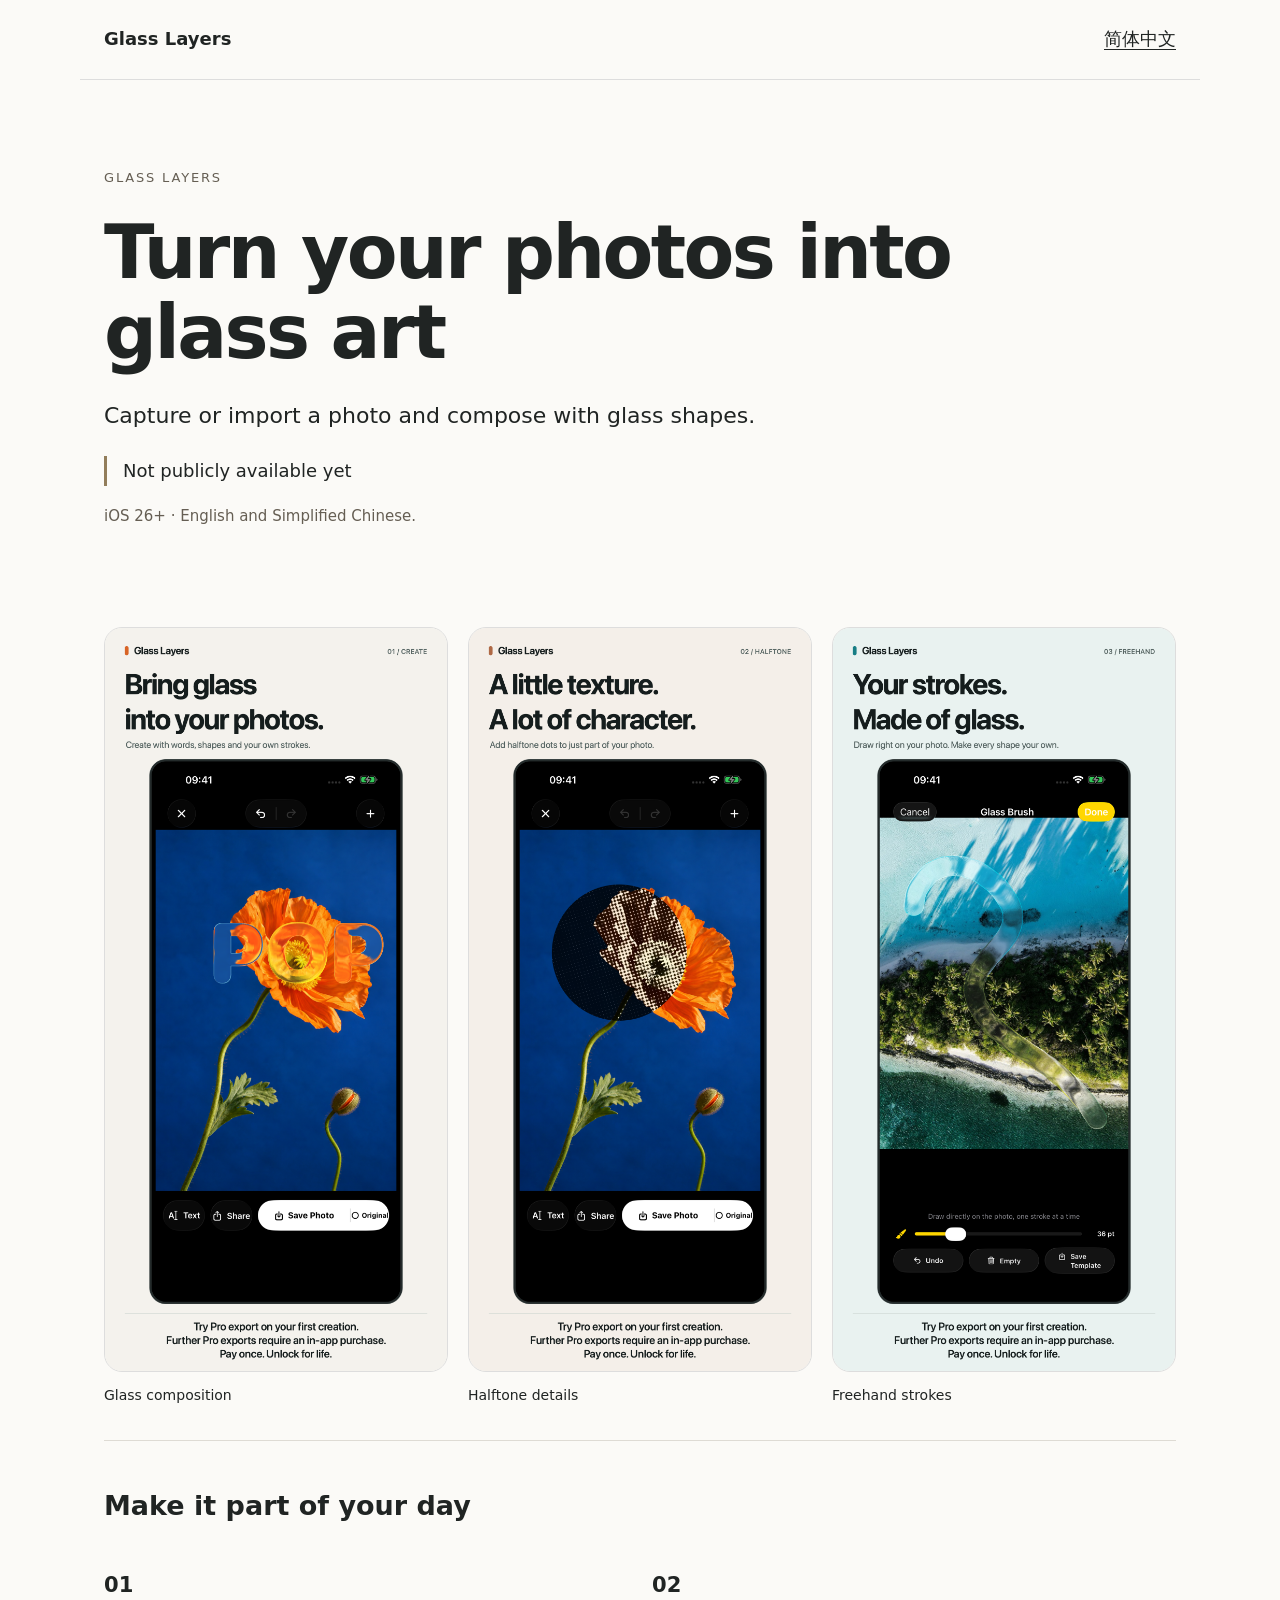
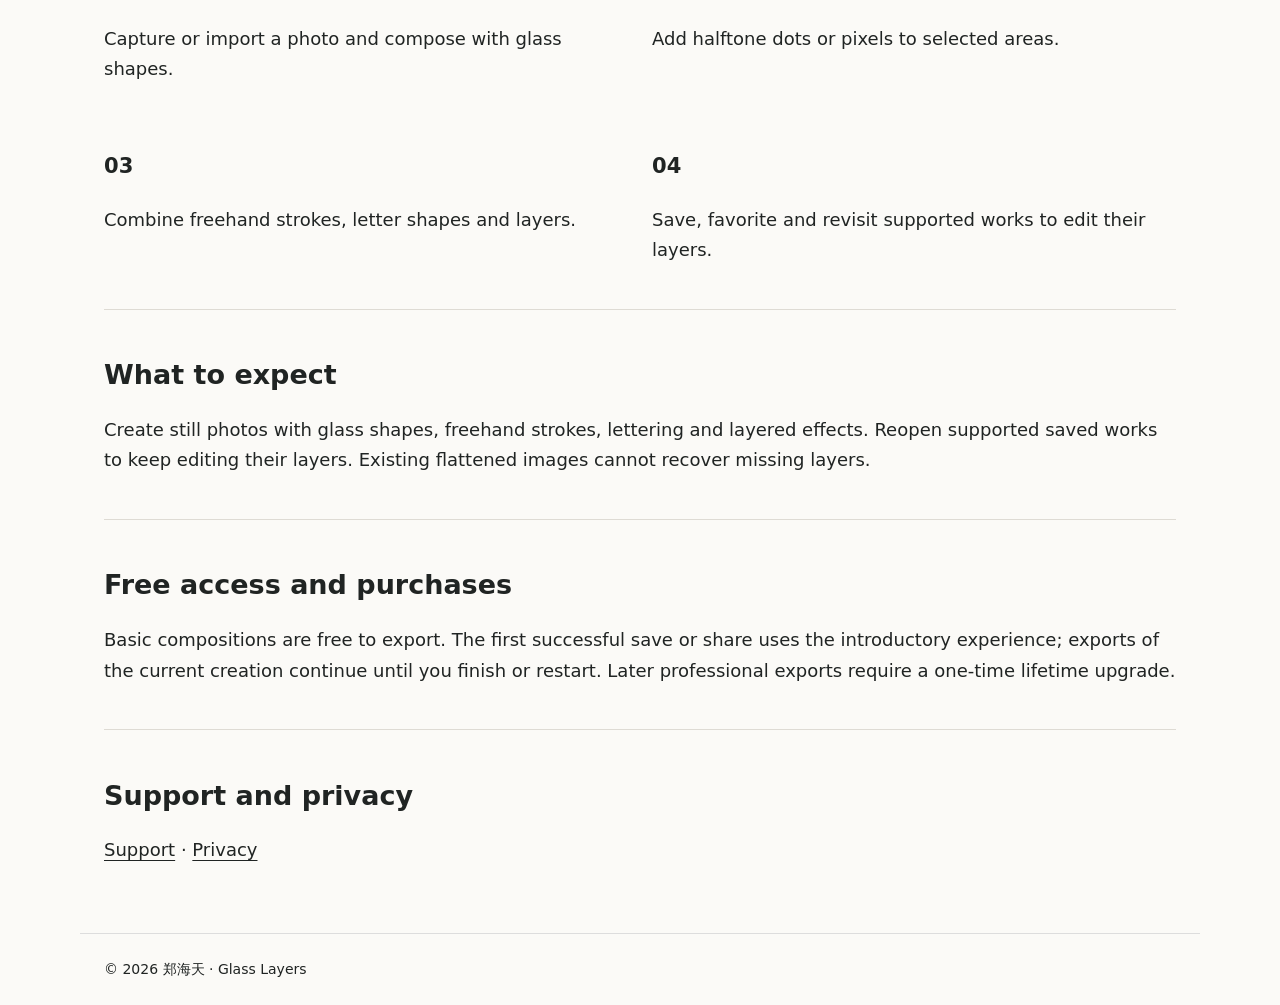
<file: en/apps/glassmoment/index.html>
<!doctype html><html lang="en-US"><head><meta charset="utf-8"><meta name="viewport" content="width=device-width,initial-scale=1"><title>Glass Layers — Glass, halftone &amp; pixels</title><meta name="description" content="Turn your photos into glass art. Capture or import a photo and compose with glass shapes."><link rel="canonical" href="https://newhashub.github.io/glassmoment-privacy/en/apps/glassmoment/"><link rel="alternate" hreflang="zh-CN" href="https://newhashub.github.io/glassmoment-privacy/zh-cn/apps/glassmoment/"><link rel="alternate" hreflang="en-US" href="https://newhashub.github.io/glassmoment-privacy/en/apps/glassmoment/"><link rel="alternate" hreflang="x-default" href="https://newhashub.github.io/glassmoment-privacy/en/apps/glassmoment/"><meta name="robots" content="index,follow"><link rel="stylesheet" href="product.css"></head><body><nav><strong>Glass Layers</strong><a lang="zh-cn" href="../../../zh-cn/apps/glassmoment/">简体中文</a></nav><main><div class="hero"><p class="eyebrow">Glass Layers</p><h1>Turn your photos into glass art</h1><p class="lead">Capture or import a photo and compose with glass shapes.</p><p class="status">Not publicly available yet</p><p class="muted">iOS 26+ · English and Simplified Chinese.</p></div><div class="gallery"><figure><img src="images/01-hero.png" width="1320" height="2868" loading="lazy" alt="Glass composition — Glass Layers"><figcaption>Glass composition</figcaption></figure><figure><img src="images/02-halftone.png" width="1320" height="2868" loading="lazy" alt="Halftone details — Glass Layers"><figcaption>Halftone details</figcaption></figure><figure><img src="images/03-freehand.png" width="1320" height="2868" loading="lazy" alt="Freehand strokes — Glass Layers"><figcaption>Freehand strokes</figcaption></figure></div><section><h2>Make it part of your day</h2><div class="features"><div class="feature"><h3>01</h3><p>Capture or import a photo and compose with glass shapes.</p></div><div class="feature"><h3>02</h3><p>Add halftone dots or pixels to selected areas.</p></div><div class="feature"><h3>03</h3><p>Combine freehand strokes, letter shapes and layers.</p></div><div class="feature"><h3>04</h3><p>Save, favorite and revisit supported works to edit their layers.</p></div></div></section><section><h2>What to expect</h2><p>Create still photos with glass shapes, freehand strokes, lettering and layered effects. Reopen supported saved works to keep editing their layers. Existing flattened images cannot recover missing layers.</p></section><section><h2>Free access and purchases</h2><p>Basic compositions are free to export. The first successful save or share uses the introductory experience; exports of the current creation continue until you finish or restart. Later professional exports require a one-time lifetime upgrade.</p></section><section><h2>Support and privacy</h2><p><a href="https://newhashub.github.io/glassmoment-privacy/en/support/">Support</a> · <a href="https://newhashub.github.io/glassmoment-privacy/en/privacy/">Privacy</a></p></section></main><footer>© 2026 郑海天 · Glass Layers</footer></body></html>
</file>
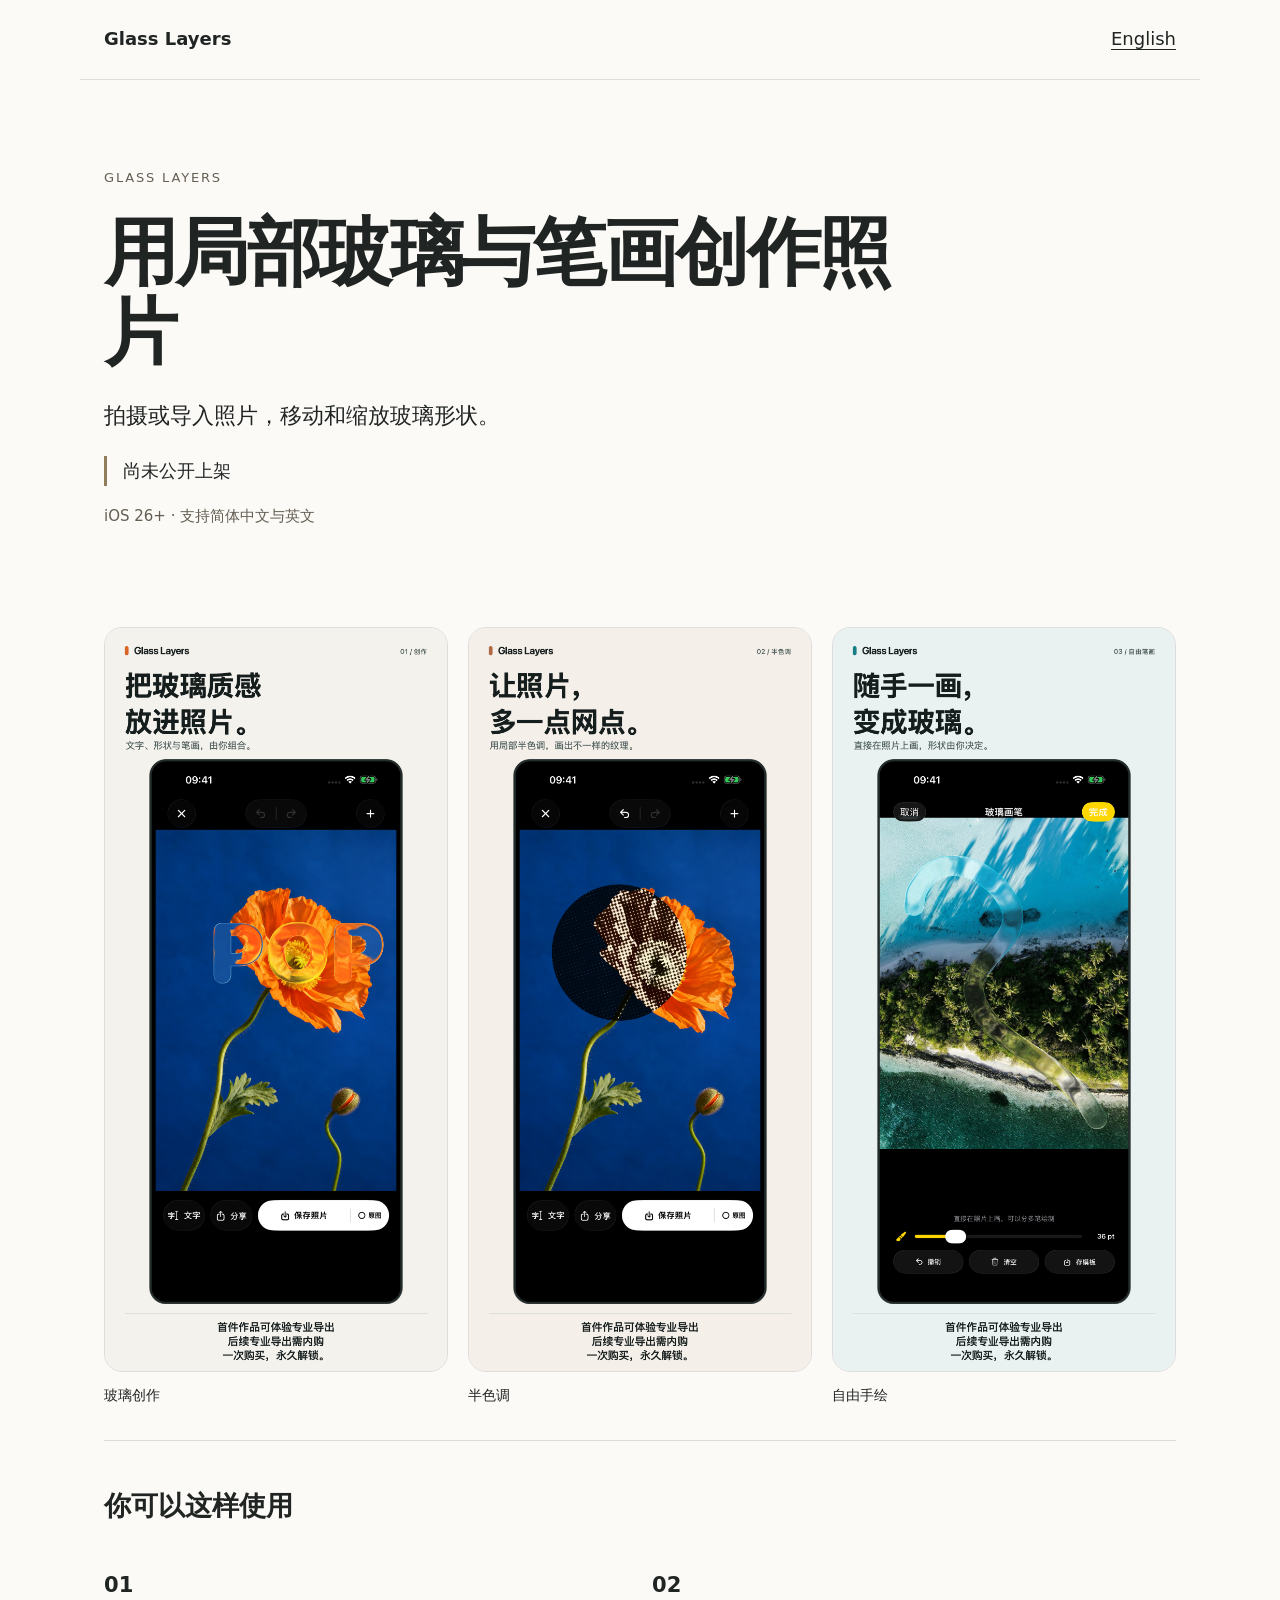
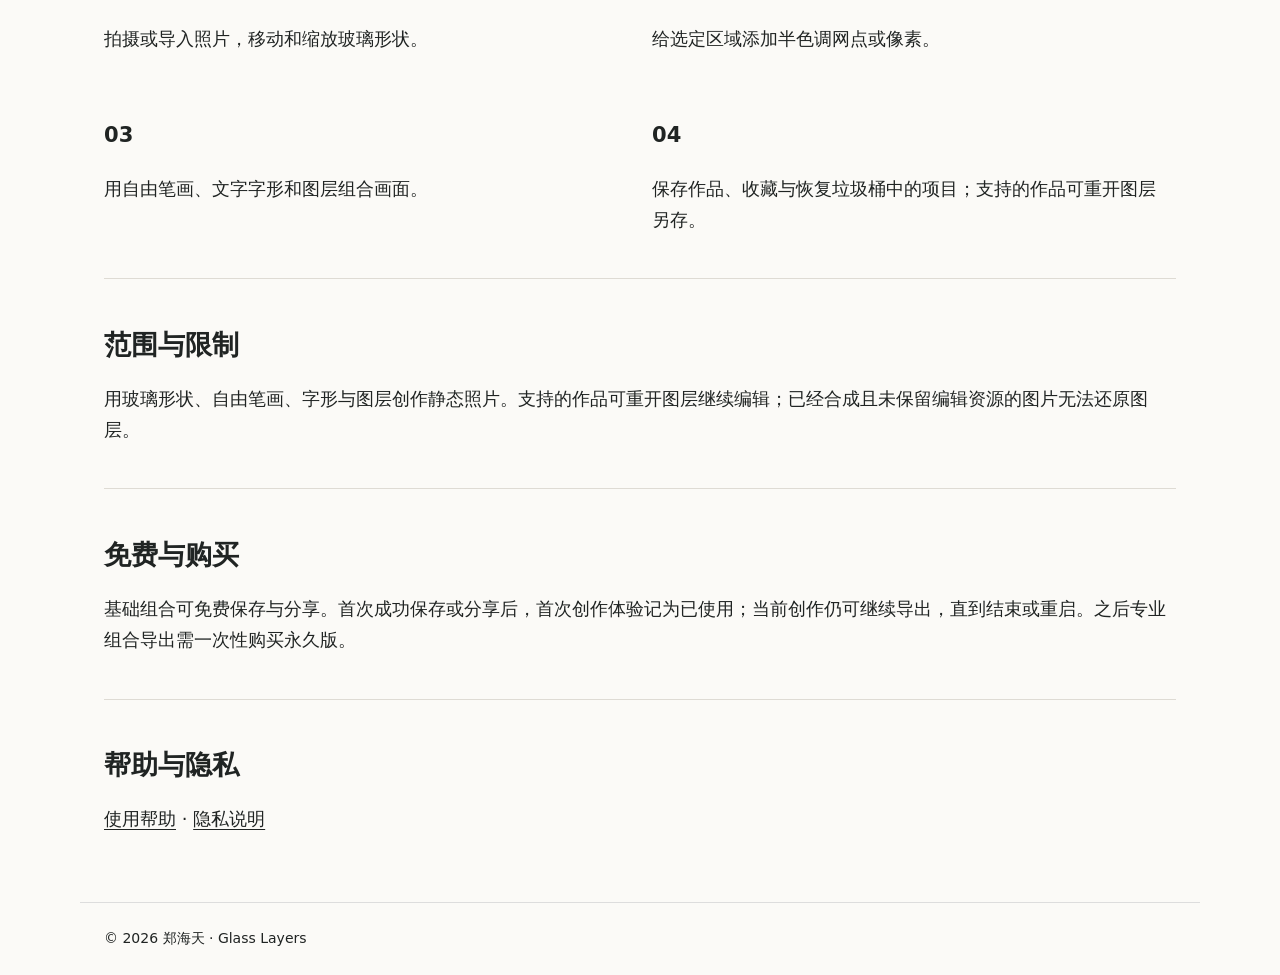
<file: zh-cn/apps/glassmoment/index.html>
<!doctype html><html lang="zh-CN"><head><meta charset="utf-8"><meta name="viewport" content="width=device-width,initial-scale=1"><title>Glass Layers — 玻璃、半色调与像素照片创作</title><meta name="description" content="用局部玻璃与笔画创作照片。拍摄或导入照片，移动和缩放玻璃形状。"><link rel="canonical" href="https://newhashub.github.io/glassmoment-privacy/zh-cn/apps/glassmoment/"><link rel="alternate" hreflang="zh-CN" href="https://newhashub.github.io/glassmoment-privacy/zh-cn/apps/glassmoment/"><link rel="alternate" hreflang="en-US" href="https://newhashub.github.io/glassmoment-privacy/en/apps/glassmoment/"><link rel="alternate" hreflang="x-default" href="https://newhashub.github.io/glassmoment-privacy/en/apps/glassmoment/"><meta name="robots" content="index,follow"><link rel="stylesheet" href="product.css"></head><body><nav><strong>Glass Layers</strong><a lang="en" href="../../../en/apps/glassmoment/">English</a></nav><main><div class="hero"><p class="eyebrow">Glass Layers</p><h1>用局部玻璃与笔画创作照片</h1><p class="lead">拍摄或导入照片，移动和缩放玻璃形状。</p><p class="status">尚未公开上架</p><p class="muted">iOS 26+ · 支持简体中文与英文</p></div><div class="gallery"><figure><img src="images/01-hero.png" width="1320" height="2868" loading="lazy" alt="玻璃创作 — Glass Layers"><figcaption>玻璃创作</figcaption></figure><figure><img src="images/02-halftone.png" width="1320" height="2868" loading="lazy" alt="半色调 — Glass Layers"><figcaption>半色调</figcaption></figure><figure><img src="images/03-freehand.png" width="1320" height="2868" loading="lazy" alt="自由手绘 — Glass Layers"><figcaption>自由手绘</figcaption></figure></div><section><h2>你可以这样使用</h2><div class="features"><div class="feature"><h3>01</h3><p>拍摄或导入照片，移动和缩放玻璃形状。</p></div><div class="feature"><h3>02</h3><p>给选定区域添加半色调网点或像素。</p></div><div class="feature"><h3>03</h3><p>用自由笔画、文字字形和图层组合画面。</p></div><div class="feature"><h3>04</h3><p>保存作品、收藏与恢复垃圾桶中的项目；支持的作品可重开图层另存。</p></div></div></section><section><h2>范围与限制</h2><p>用玻璃形状、自由笔画、字形与图层创作静态照片。支持的作品可重开图层继续编辑；已经合成且未保留编辑资源的图片无法还原图层。</p></section><section><h2>免费与购买</h2><p>基础组合可免费保存与分享。首次成功保存或分享后，首次创作体验记为已使用；当前创作仍可继续导出，直到结束或重启。之后专业组合导出需一次性购买永久版。</p></section><section><h2>帮助与隐私</h2><p><a href="https://newhashub.github.io/glassmoment-privacy/support/">使用帮助</a> · <a href="https://newhashub.github.io/glassmoment-privacy/privacy/">隐私说明</a></p></section></main><footer>© 2026 郑海天 · Glass Layers</footer></body></html>
</file>
<file: en/apps/glassmoment/product.css>
*{box-sizing:border-box}body{margin:0;background:#fbfaf7;color:#202423;font:18px/1.7 system-ui,-apple-system,sans-serif}a{color:inherit;text-underline-offset:.23em}nav,main,footer{max-width:1120px;margin:auto;padding:24px}nav{display:flex;justify-content:space-between;gap:24px;border-bottom:1px solid #ddd}h1{font-size:clamp(38px,6vw,74px);line-height:1.08;letter-spacing:-.035em;max-width:850px;margin:24px 0}h2{font-size:27px;line-height:1.3}.eyebrow{font-size:13px;letter-spacing:.14em;text-transform:uppercase;color:#655e53}.lead{font-size:22px;max-width:760px}.hero{padding:50px 0}.button{display:inline-block;background:#303e35;color:#fff;border-radius:40px;padding:12px 26px;margin:12px 14px 12px 0;text-decoration:none}.muted{color:#655e53;font-size:15px}.gallery{display:grid;grid-template-columns:repeat(3,minmax(0,1fr));gap:20px;margin:32px 0}figure{margin:0}img{display:block;width:100%;height:auto;border-radius:18px;border:1px solid #ddd}figcaption{font-size:14px;margin-top:12px}.features{display:grid;grid-template-columns:1fr 1fr;gap:24px}section{padding:25px 0;border-top:1px solid #dedbd4}.feature{padding-right:20px}footer{font-size:14px;border-top:1px solid #ddd}details{padding:14px 0}summary{cursor:pointer;font-weight:600}.status{border-left:3px solid #927d5b;padding-left:16px}@media(max-width:640px){nav,main,footer{padding:20px}.hero{padding:25px 0}.gallery{display:flex;overflow-x:auto;scroll-snap-type:x mandatory;gap:16px;padding-bottom:14px}.gallery figure{flex:0 0 84%;scroll-snap-align:start}.features{grid-template-columns:1fr}.lead{font-size:19px}h1{font-size:39px}figcaption{font-size:12px}}
</file>
<file: zh-cn/apps/glassmoment/product.css>
*{box-sizing:border-box}body{margin:0;background:#fbfaf7;color:#202423;font:18px/1.7 system-ui,-apple-system,sans-serif}a{color:inherit;text-underline-offset:.23em}nav,main,footer{max-width:1120px;margin:auto;padding:24px}nav{display:flex;justify-content:space-between;gap:24px;border-bottom:1px solid #ddd}h1{font-size:clamp(38px,6vw,74px);line-height:1.08;letter-spacing:-.035em;max-width:850px;margin:24px 0}h2{font-size:27px;line-height:1.3}.eyebrow{font-size:13px;letter-spacing:.14em;text-transform:uppercase;color:#655e53}.lead{font-size:22px;max-width:760px}.hero{padding:50px 0}.button{display:inline-block;background:#303e35;color:#fff;border-radius:40px;padding:12px 26px;margin:12px 14px 12px 0;text-decoration:none}.muted{color:#655e53;font-size:15px}.gallery{display:grid;grid-template-columns:repeat(3,minmax(0,1fr));gap:20px;margin:32px 0}figure{margin:0}img{display:block;width:100%;height:auto;border-radius:18px;border:1px solid #ddd}figcaption{font-size:14px;margin-top:12px}.features{display:grid;grid-template-columns:1fr 1fr;gap:24px}section{padding:25px 0;border-top:1px solid #dedbd4}.feature{padding-right:20px}footer{font-size:14px;border-top:1px solid #ddd}details{padding:14px 0}summary{cursor:pointer;font-weight:600}.status{border-left:3px solid #927d5b;padding-left:16px}@media(max-width:640px){nav,main,footer{padding:20px}.hero{padding:25px 0}.gallery{display:flex;overflow-x:auto;scroll-snap-type:x mandatory;gap:16px;padding-bottom:14px}.gallery figure{flex:0 0 84%;scroll-snap-align:start}.features{grid-template-columns:1fr}.lead{font-size:19px}h1{font-size:39px}figcaption{font-size:12px}}
</file>
